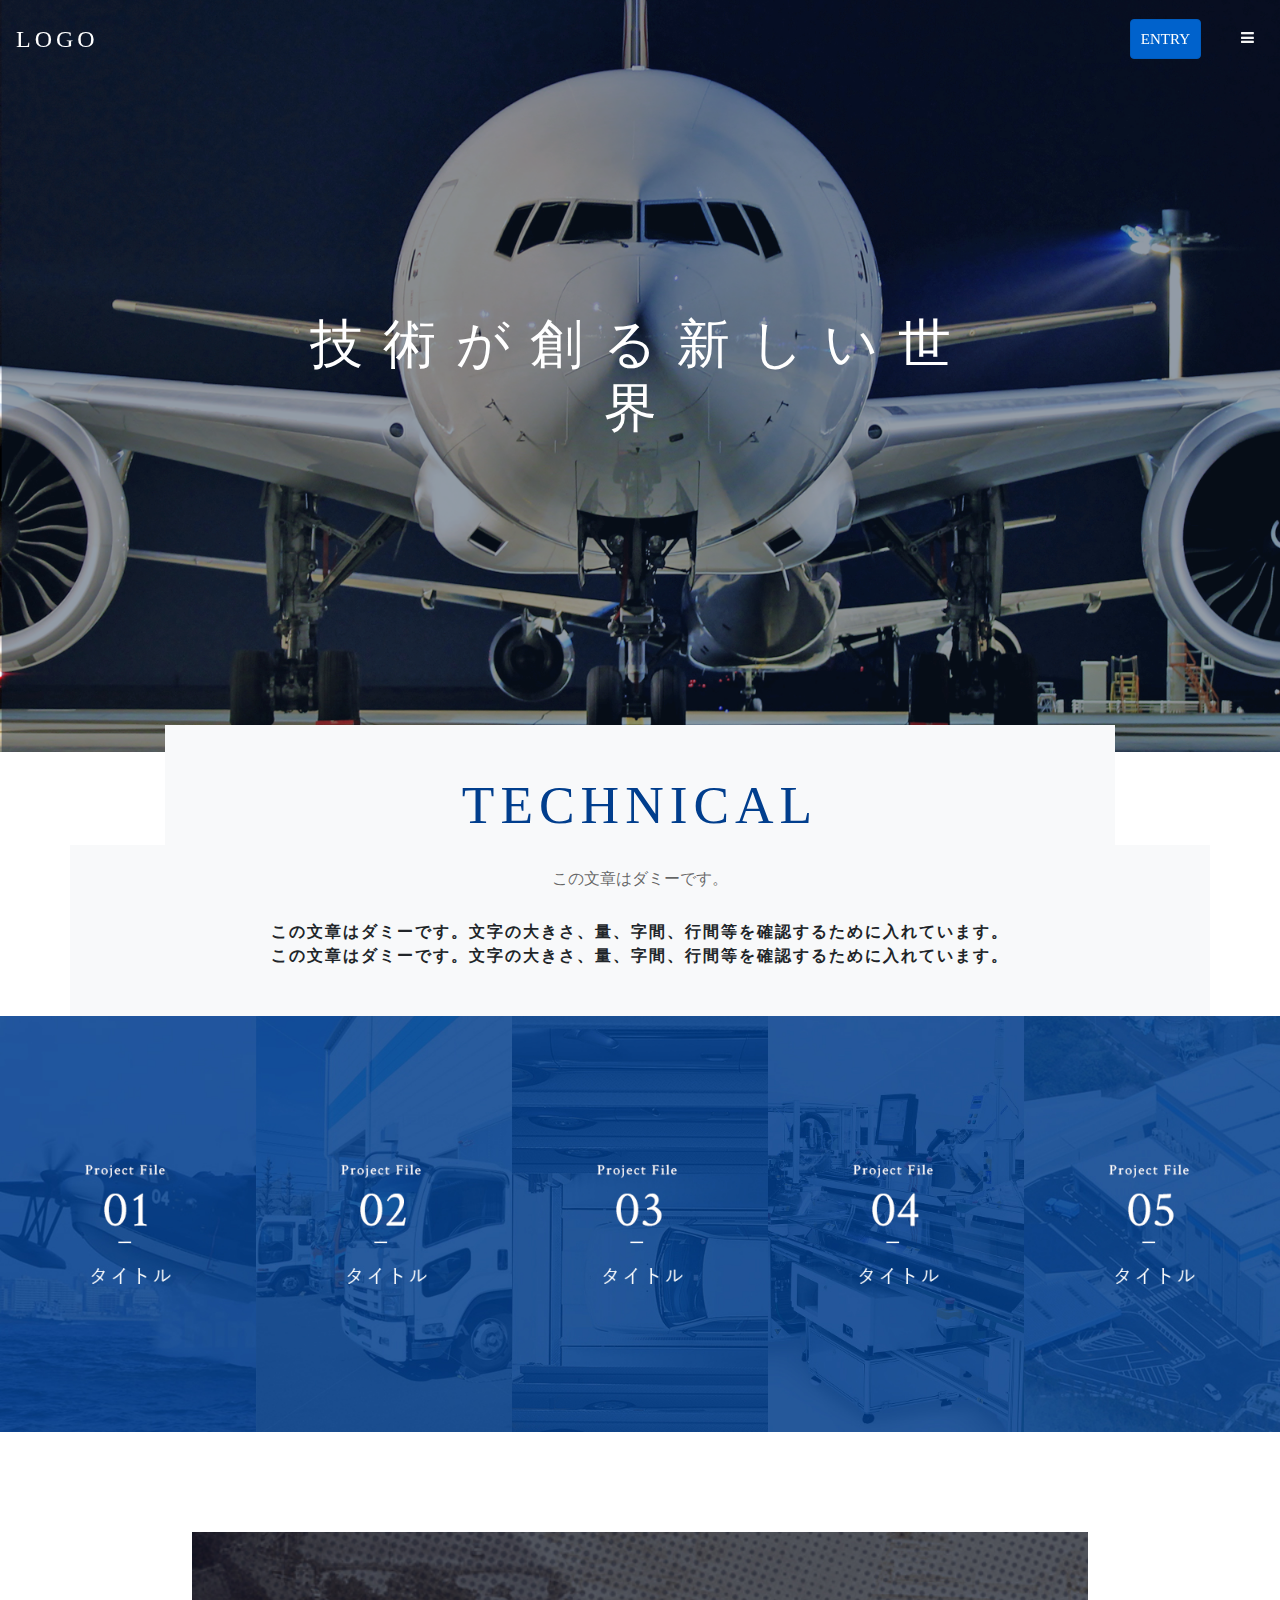
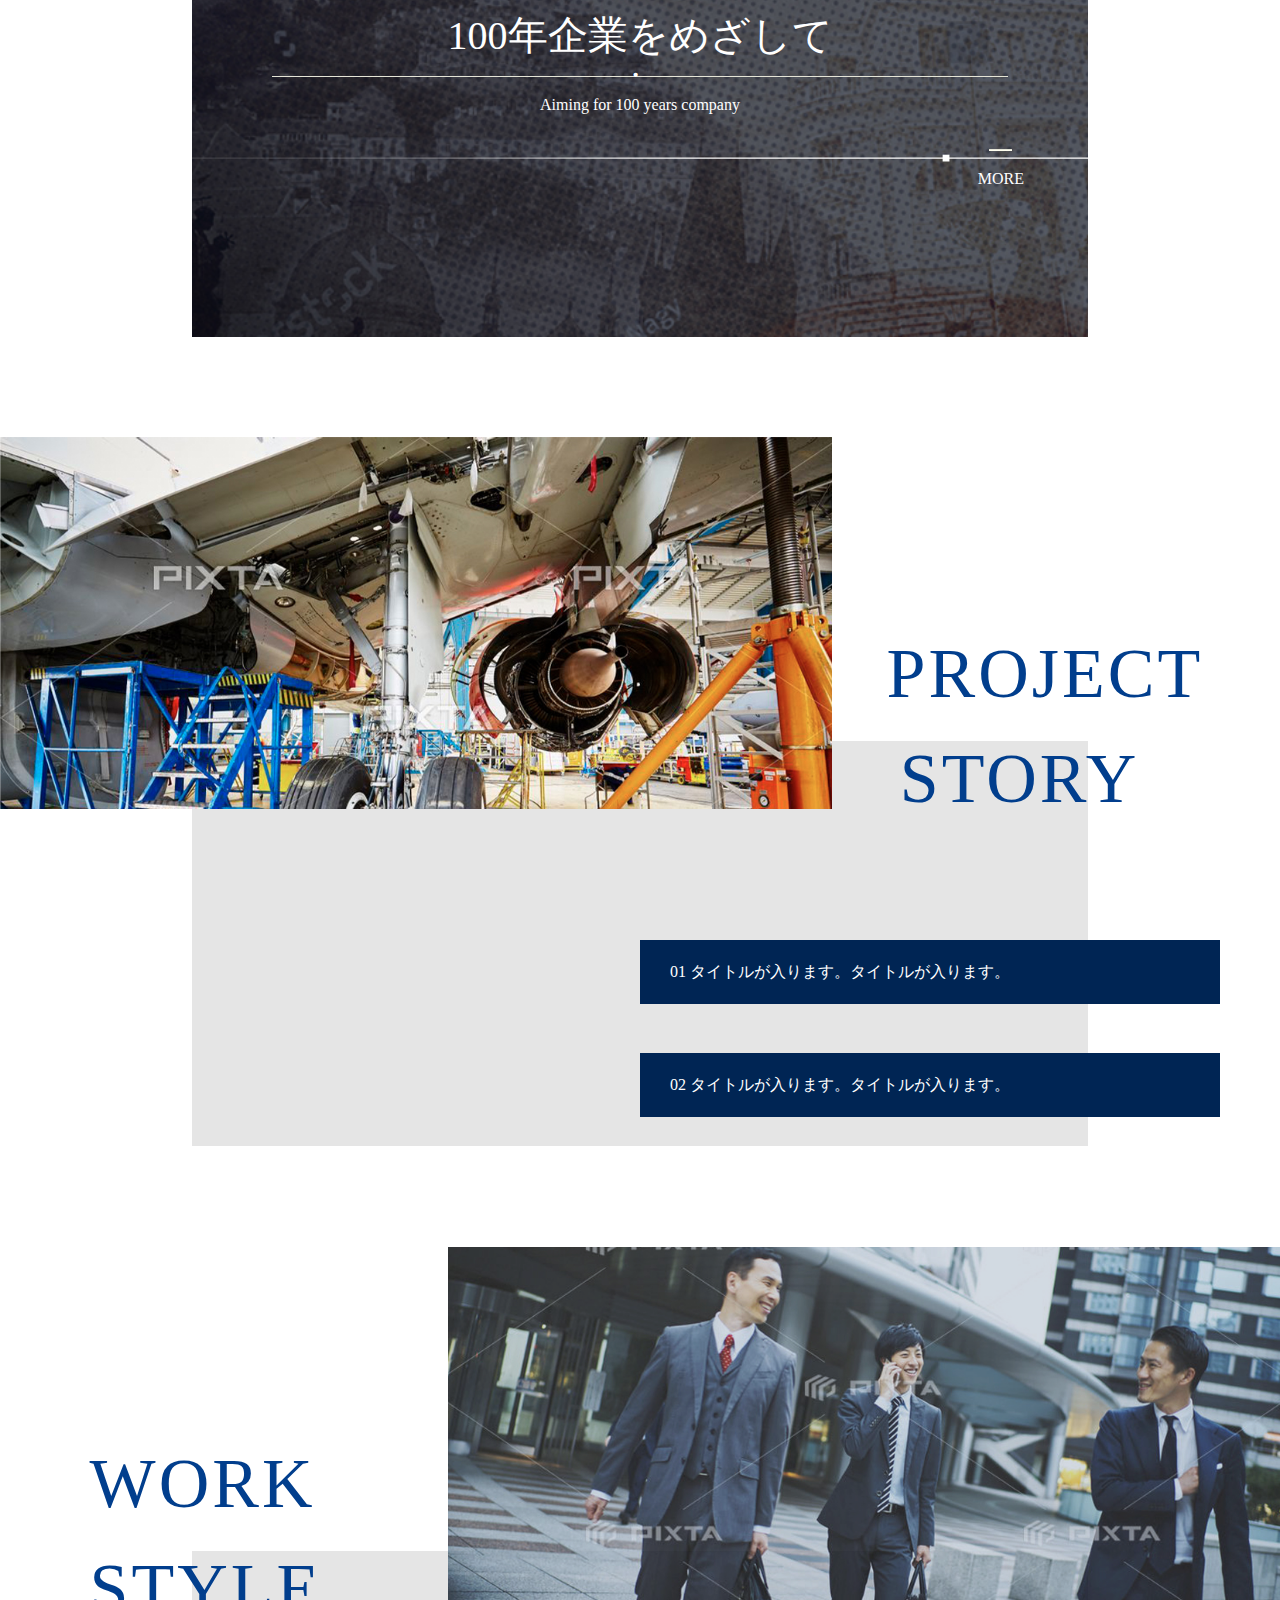
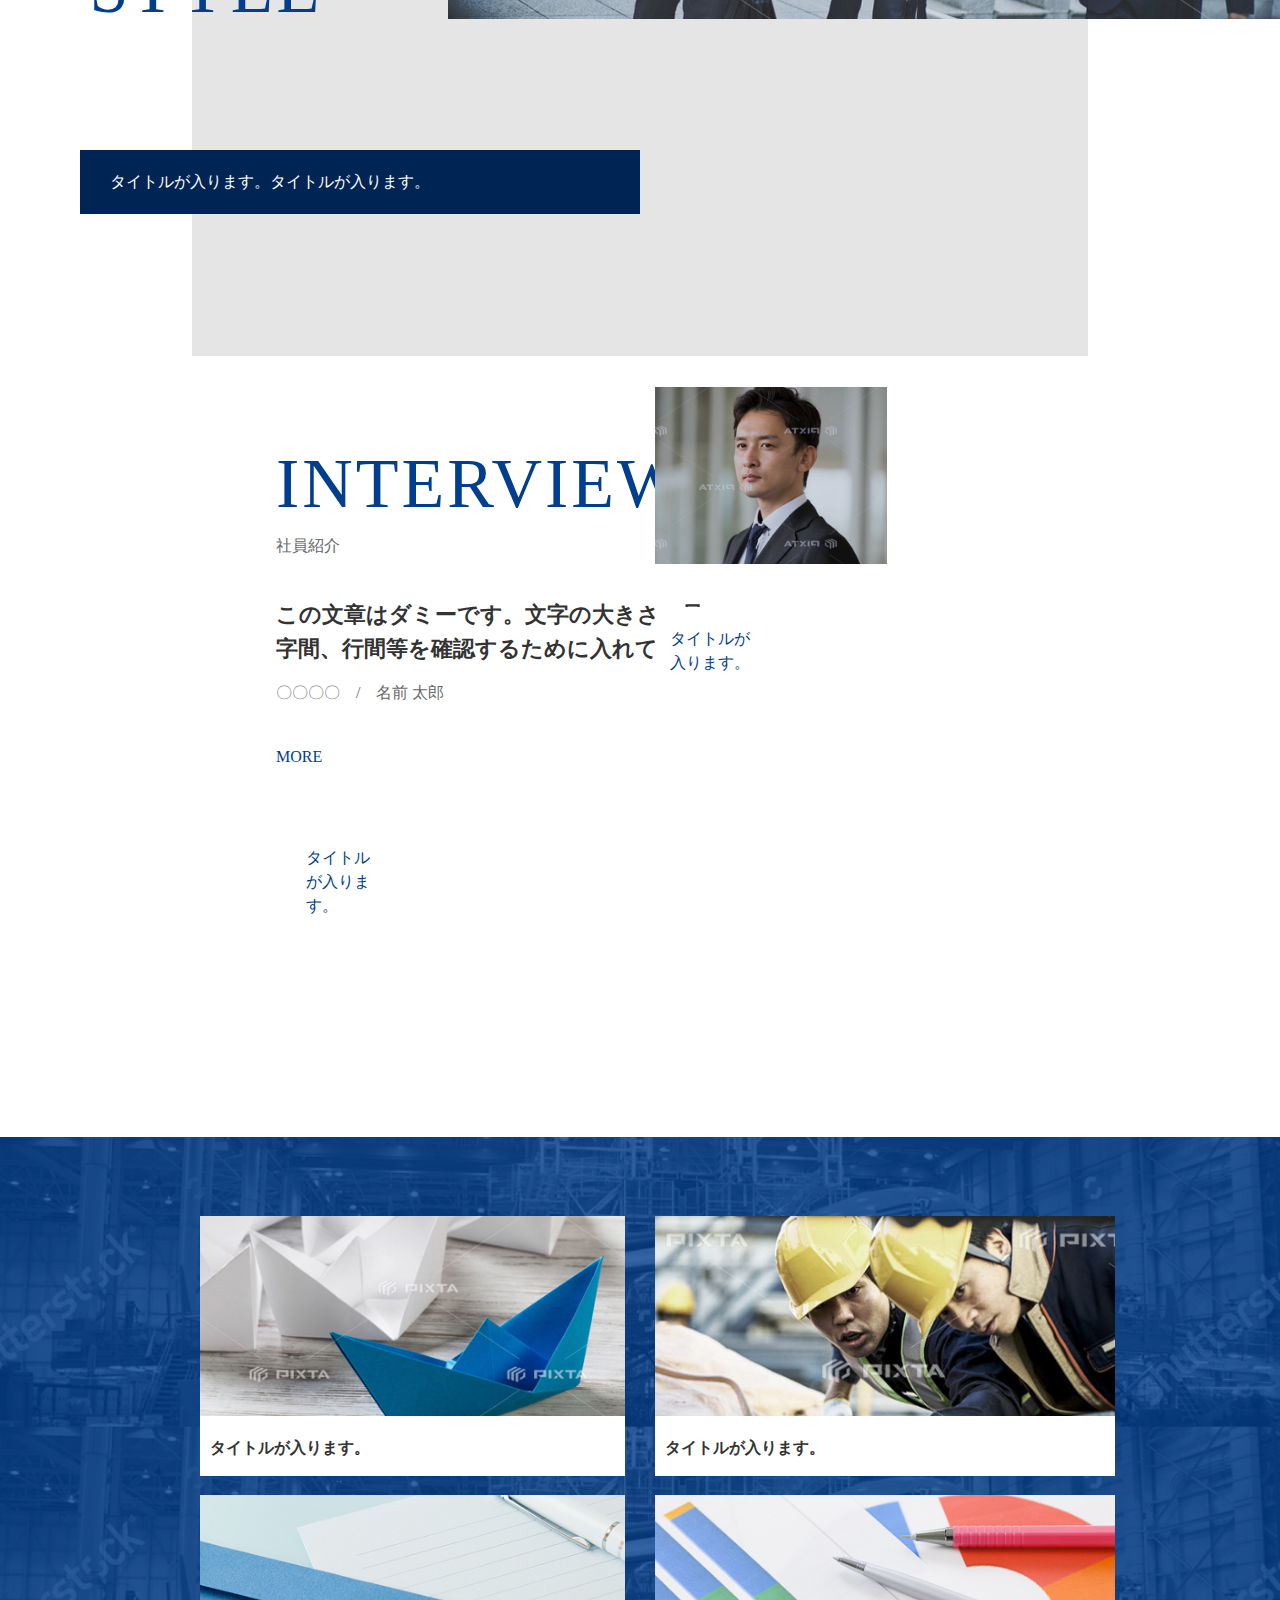
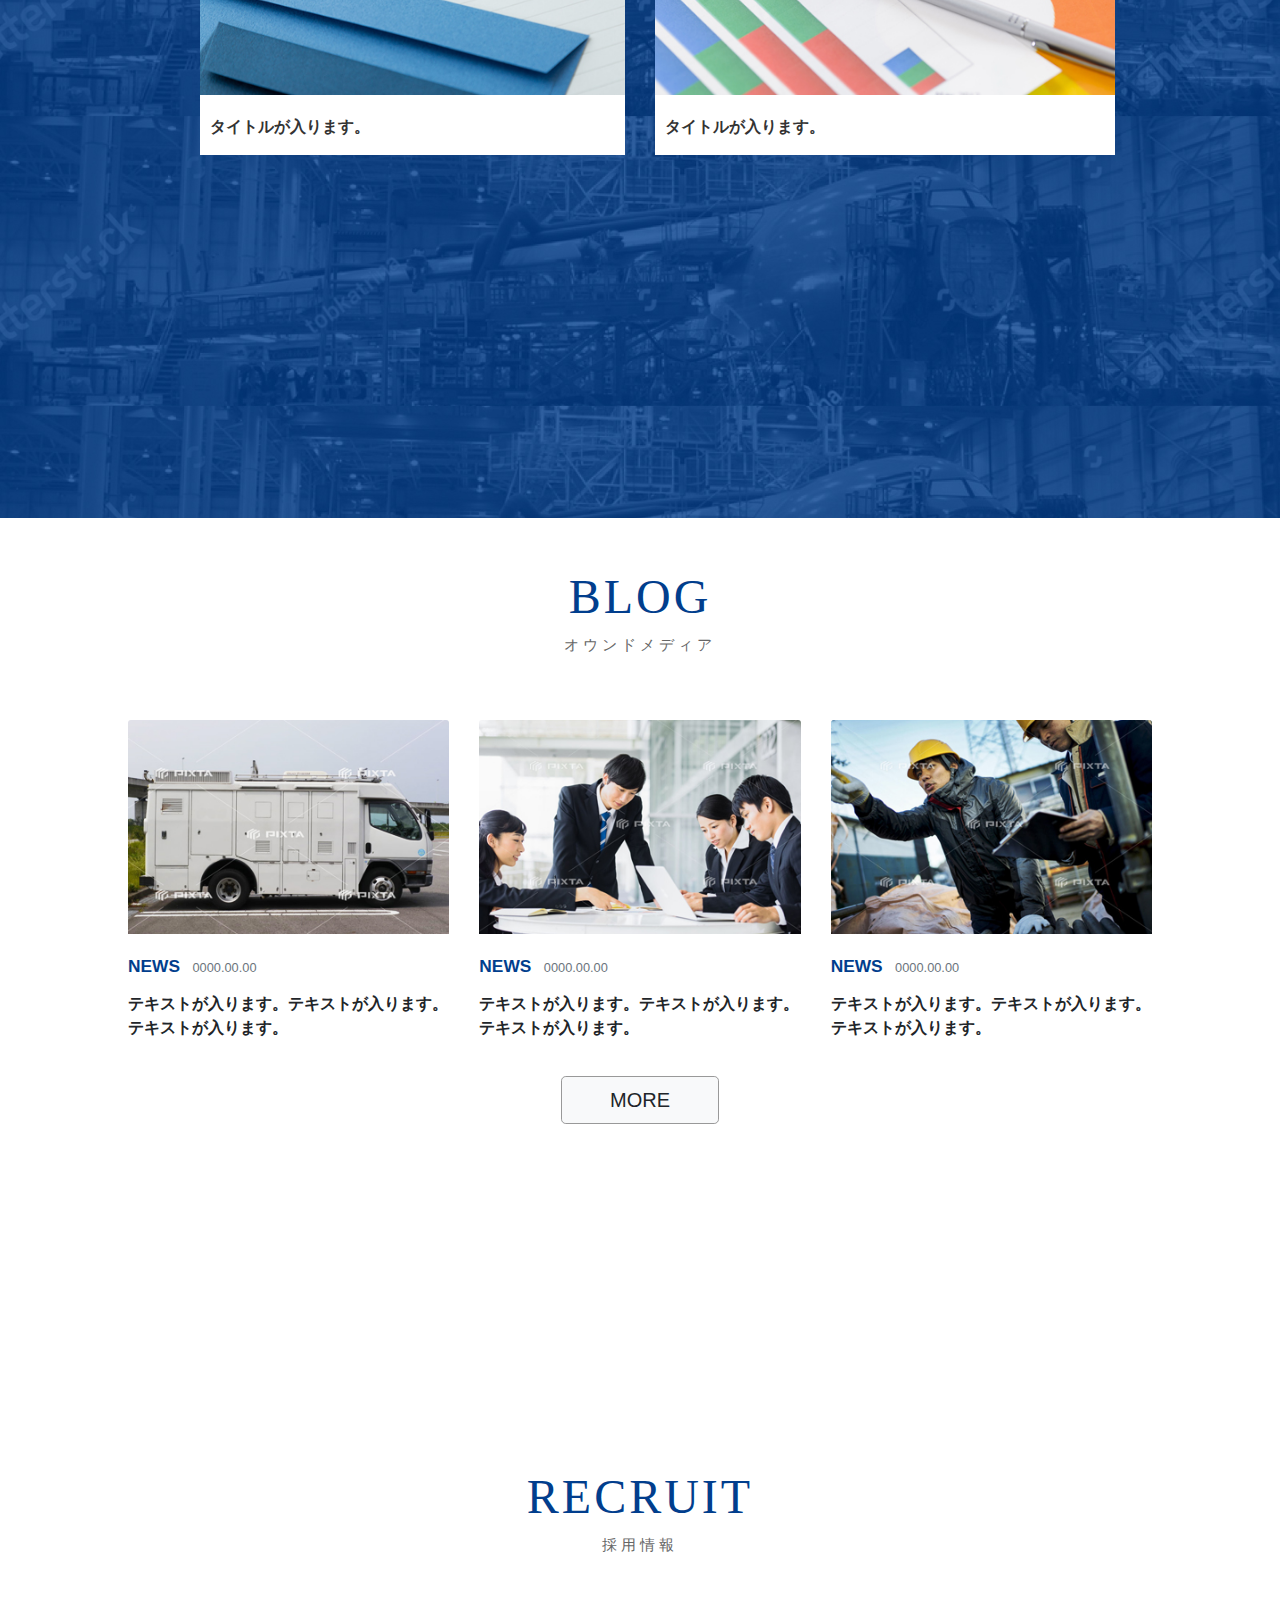
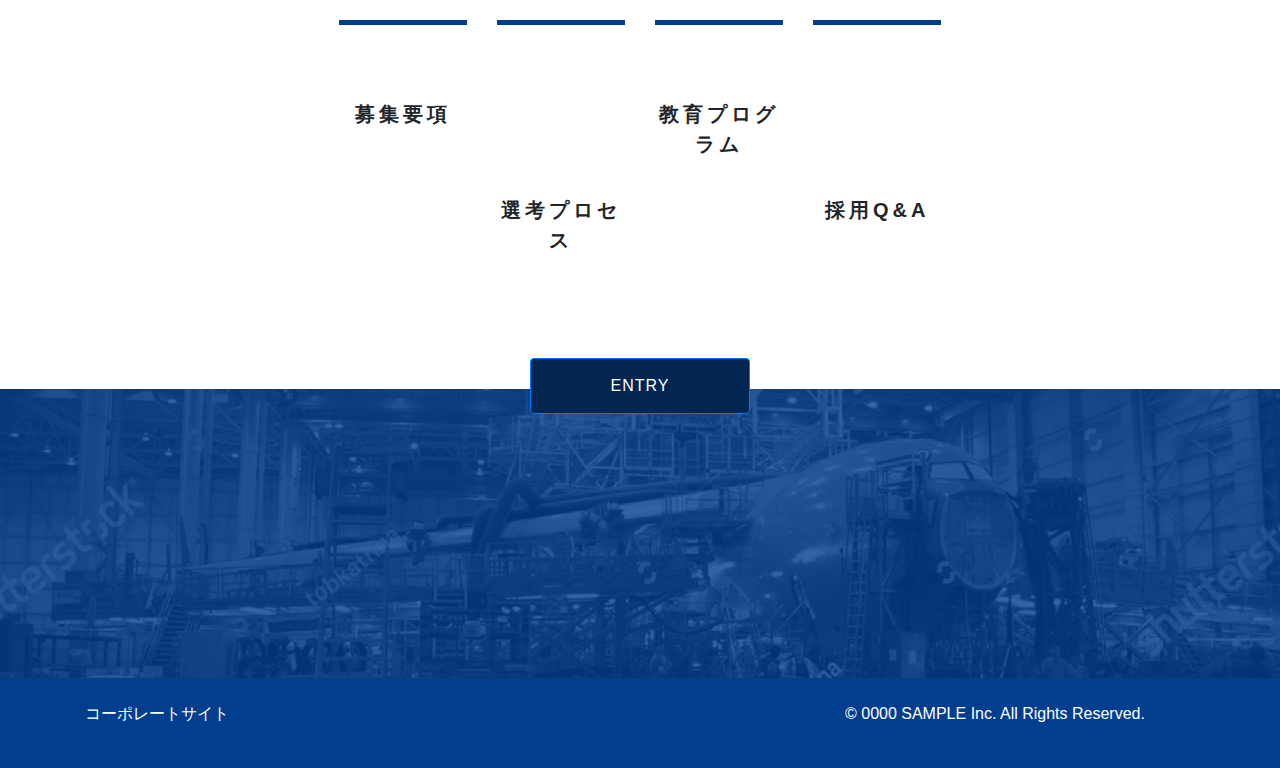
<file: index.html>
<!doctype html>
<html lang="en">

<head>
    <!-- Required meta tags -->
    <meta charset="utf-8">
    <meta name="viewport" content="width=device-width, initial-scale=1, shrink-to-fit=no">
    <meta name="tittle">
    <meta name="description">
    <meta name="keyword">

    <!-- Bootstrap CSS -->
    <link rel="stylesheet" href="https://stackpath.bootstrapcdn.com/bootstrap/4.5.2/css/bootstrap.min.css"
        integrity="sha384-JcKb8q3iqJ61gNV9KGb8thSsNjpSL0n8PARn9HuZOnIxN0hoP+VmmDGMN5t9UJ0Z" crossorigin="anonymous">

    <!--font-->
    <link rel="stylesheet" href="https://cdnjs.cloudflare.com/ajax/libs/font-awesome/4.7.0/css/font-awesome.min.css">

    <!-- icon -->
    <link rel="stylesheet" href="https://use.fontawesome.com/releases/v5.15.1/css/all.css"
        integrity="sha384-vp86vTRFVJgpjF9jiIGPEEqYqlDwgyBgEF109VFjmqGmIY/Y4HV4d3Gp2irVfcrp" crossorigin="anonymous">

    <!-- owl carousel -->
    <link rel="stylesheet"
        href="https://cdnjs.cloudflare.com/ajax/libs/OwlCarousel2/2.3.4/assets/owl.carousel.min.css" />
    <link rel="stylesheet" href="https://cdnjs.cloudflare.com/ajax/libs/OwlCarousel2/2.3.4/assets/owl.theme.default.css"
        crossorigin="anonymous" />

    <!-- Style CSS -->
    <link rel="stylesheet" href="style.css">

    <title>PT.PIN</title>
</head>

<body>
    <nav class="navbar navbar-expand-lg fixed-top py-3" style="background-color: rgba(17, 0, 255, 0);">
        <a class="navbar-brand" href="#"
            style="font-family: Montserrat Medium;color: white;font-size: 150%;letter-spacing: 4px;">LOGO</a>
        <div class="topnav ml-auto">
            <div class="row">
                <div class="col">
                    <a href="#home" class="btn btn-primary btn-md ml-auto active"
                        style="font-family: Roboto;color: white;">ENTRY</a>
                </div>
                <div class="col">
                    <div id="myLinks">
                        <a href="#news">News</a>
                        <a href="#contact">Contact</a>
                        <a href="#about">About</a>
                    </div>
                    <a class="active" href="javascript:void(0);" class="icon" onclick="#">
                        <i class="fa fa-bars"></i>
                    </a>
                </div>
            </div>
        </div>
    </nav>
    <section id="satu">
        <div class="pesawat">
            <div class="container">
                <div class="row justify-content-md-center" style="padding-top:5%;padding-bottom: 10%;">
                    <div class="col-lg-8 pt-5">
                        <h1 style="font-family: A1MinchoStd;color: white; font-size: 6ch;letter-spacing: 20px;">
                            <center>技術が創る新しい世界</center>
                        </h1>
                    </div>
                </div>
                <div class="row justify-content-md-center" style="padding-top: 15%;">
                    <div class="col col-lg-1">
                    </div>
                    <div class="col-lg-10 bg-light pt-5">
                        <h1
                            style="font-family: Crimson Text Roman; font-size: 6ch; color: #013e8d;letter-spacing: 6px;">
                            <center>TECHNICAL</center>
                        </h1>
                    </div>
                    <div class="col col-lg-1">
                    </div>
                </div>
            </div>
        </div>
        <div class="container">
            <div class="row justify-content-md-center">
                <div class="col-lg-12 bg-light pt-4 pb-5">
                    <h6 style="color: rgba(0, 0, 0, 0.600);font-family: YuGothic Medium;">
                        <center>この文章はダミーです。</center>
                    </h6><br>
                    <font style="font-family: YuGothic;font-size: 100%;letter-spacing: 2px;">
                        <center><b>
                                この文章はダミーです。文字の大きさ、量、字間、行間等を確認するために入れています。<br>
                                この文章はダミーです。文字の大きさ、量、字間、行間等を確認するために入れています。</b>
                        </center>
                    </font>
                </div>
            </div>
        </div>
    </section>
    <section id="dua">
        <div class="row">
            <th>
                <tr>
                    <a href="" class="grid">
                        <img src="img/grid1.jpg" class="img-fluid" alt="Responsive image">
                    </a>
                </tr>
                <tr>
                    <a href="" class="grid">
                        <img src="img/grid2.jpg" class="img-fluid" alt="Responsive image">
                    </a>
                </tr>
                <tr>
                    <a href="" class="grid">
                        <img src="img/grid3.jpg" class="img-fluid" alt="Responsive image">
                    </a>
                </tr>
                <tr>
                    <a href="" class="grid">
                        <img src="img/grid4.jpg" class="img-fluid" alt="Responsive image">
                    </a>
                </tr>
                <tr>
                    <a href="" class="grid">
                        <img src="img/grid5.jpg" class="img-fluid" alt="Responsive image">
                    </a>
                </tr>
            </th>
        </div>
    </section>
    <section class="sec3">
        <div class="content-3">
            <h1>100年企業をめざして</h1>
            <p class="absolute">.</p>
            <hr color="#fffff">
            <p>Aiming for 100 years company</p>
            <div class="right">
                <hr color="#fffff" width="50%" style="height: 1px;">
                <a href="#">MORE</a>
            </div>
        </div>
    </section>
    <section class="sec4">
        <div class="bg">
        </div>
        <img src="img/reza3.jpg">
        <h1>PROJECT</h1>
        <h1 class="bottom-header">STORY</h1>
        <p class="btn-modif">
            <span>01</span>
            <span class="para">タイトルが入ります。タイトルが入ります。</span>
            <span><i class="fas fa-long-arrow-alt-right"></i></span>
        </p>
        <p class="btn-modif2">
            <span>02</span>
            <span class="para">タイトルが入ります。タイトルが入ります。</span>
            <span><i class="fas fa-long-arrow-alt-right"></i></span>
        </p>
    </section>
    <section class="sec5">
        <div class="bg">
        </div>
        <img src="img/reza4.jpg">
        <h1>WORK</h1>
        <h1 class="bottom-header">STYLE</h1>
        <p class="btn-modif">
            <span class="para">タイトルが入ります。タイトルが入ります。</span>
            <span><i class="fas fa-long-arrow-alt-right"></i></span>
        </p>
    </section>
    <section class="sec6">
        <div class="bg_2">
            <div class="row top">
                <div class="col-6 m-left">
                    <h1>INTERVIEW</h1>
                    <p class="text1">社員紹介</p>
                    <p class="text2">この文章はダミーです。文字の大きさ、量、</p>
                    <p class="text3">字間、行間等を確認するために入れています。</p>
                    <p class="text1">〇〇〇〇　/　名前 太郎</p>
                    <a href="#" class="href-animation">MORE</a>
                    <p class="btn-modif3">
                        <span class="para2">タイトルが入ります。</span>
                        <span><i class="fas fa-arrow-right"></i></span>
                    </p>
                </div>
                <div class="col-4 col-next">
                    <div>
                        <img src="img/reza5.jpg">
                    </div>
                    <p class="btn-modif4">
                        <span class="para2">タイトルが入ります。</span>
                        <span><i class="fas fa-arrow-right"></i></span>
                    </p>
                </div>
            </div>
        </div>
    </section>
    <section class="sec7">
        <div class="row">
            <div class="col-6 m-top">
                <div class="rows-modif m-right">
                    <div class="square">
                        <div class="cards-box">
                            <img src="img/reza7.jpg">
                            <div class="card-head">
                                <p><span class="para3">タイトルが入ります。</span> <a href="#"><i
                                            class="fas fa-arrow-right"></i></a></p>
                            </div>
                        </div>
                    </div>
                </div>
            </div>
            <div class="col-6 m-top">
                <div class="rows-modif">
                    <div class="square">
                        <div class="cards-box">
                            <img src="img/reza8.jpg">
                            <div class="card-head">
                                <p><span class="para4">タイトルが入ります。</span> <a href="#"><i
                                            class="fas fa-arrow-right"></i></a></p>
                            </div>
                        </div>
                    </div>
                </div>
            </div>
        </div>

        <div class="row">
            <div class="col-6 m-top2">
                <div class="rows-modif m-right">
                    <div class="square">
                        <div class="cards-box">
                            <img src="img/reza9.jpg">
                            <div class="card-head">
                                <p><span class="para3">タイトルが入ります。</span> <a href="#"><i
                                            class="fas fa-arrow-right"></i></a></p>
                            </div>
                        </div>
                    </div>
                </div>
            </div>
            <div class="col-6 m-top2">
                <div class="rows-modif">
                    <div class="square">
                        <div class="cards-box">
                            <img src="img/reza10.jpg">
                            <div class="card-head">
                                <p><span class="para4">タイトルが入ります。</span> <a href="#"><i
                                            class="fas fa-arrow-right"></i></a></p>
                            </div>
                        </div>
                    </div>
                </div>
            </div>
        </div>
    </section>
    <section class="sec8">
        <h1>BLOG</h1>
        <p class="para5">オウンドメディア</p>

        <div class="container-deck">
            <div class="card-deck">
                <div class="card">
                    <img class="card-img-top" src="img/reza11.jpg" alt="Card image cap">
                    <div class="card-body pl-0 pr-0">
                        <div class="card-title"><span class="label-news">NEWS</span> <small
                                class="text-muted pl-2">0000.00.00</small></div>
                        <p class="card-text"><b>テキストが入ります。テキストが入ります。テキストが入ります。</b></p>
                    </div>
                </div>
                <div class="card">
                    <img class="card-img-top" src="img/reza12.jpg" alt="Card image cap">
                    <div class="card-body pl-0 pr-0">
                        <div class="card-title"><span class="label-news">NEWS</span> <small
                                class="text-muted pl-2">0000.00.00</small></div>
                        <p class="card-text"><b>テキストが入ります。テキストが入ります。テキストが入ります。</b></p>
                    </div>
                </div>
                <div class="card">
                    <img class="card-img-top" src="img/reza13.jpg" alt="Card image cap">
                    <div class="card-body pl-0 pr-0">
                        <div class="card-title"><span class="label-news">NEWS</span> <small
                                class="text-muted pl-2">0000.00.00</small></div>
                        <p class="card-text"><b>テキストが入ります。テキストが入ります。テキストが入ります。</b></p>
                    </div>
                </div>
            </div>
        </div>

        <center><button type="button" class="btn btn-light btn-lg btn-square btn-modif5 mt-3 pr-5 pl-5">MORE</button>
        </center>
    </section>
    <section class="sec9">
        <h1>RECRUIT</h1>
        <p class="para6">採用情報</p>
        <img src="img/reza14.jpg" class="img-footer">
        <div class="container-deck">
            <div class="card-deck">
                <div class="card pt-5">
                    <center>
                        <i class="fas fa-clipboard-check fa-4x fa-blue"></i>
                        <p class="card-text card-mp">募集要項</p>
                    </center>
                </div>
                <div class="card pt-5">
                    <center>
                        <i class="fas fa-cogs fa-4x fa-blue"></i>
                        <p class="card-text card-mp">選考プロセス</p>
                    </center>
                </div>
                <div class="card pt-5">
                    <center>
                        <i class="fas fa-chart-line fa-4x fa-blue"></i>
                        <p class="card-text card-mp">教育プログラム</p>
                    </center>
                </div>
                <div class="card pt-5">
                    <center>
                        <i class="far fa-question-circle fa-4x fa-blue"></i>
                        <p class="card-text card-mp">採用Q&A</p>
                    </center>
                </div>
            </div>
        </div>

        <div class="abs-btn">
            <button type="button" class="btn btn-primary btn-square btn-footer">ENTRY</button>
        </div>
    </section>

    <!-- footer -->
    <div class="footer border-0">
        <div class="container">
            <div class="row pt-4">
                <div class="col-6">
                    コーポレートサイト
                </div>
                <div class="col-4 ml-auto">
                    &copy; 0000 SAMPLE Inc. All Rights Reserved.
                </div>
            </div>
        </div>
    </div>

    <!-- Optional JavaScript -->
    <script>
        function myFunction() {
            var x = document.getElementById("myLinks");
            if (x.style.display === "block") {
                x.style.display = "none";
            } else {
                x.style.display = "block";
            }
        }
    </script>
    <!-- jQuery first, then Popper.js, then Bootstrap JS -->
    <script src="https://code.jquery.com/jquery-3.5.1.slim.min.js"
        integrity="sha384-DfXdz2htPH0lsSSs5nCTpuj/zy4C+OGpamoFVy38MVBnE+IbbVYUew+OrCXaRkfj" crossorigin="anonymous">
    </script>
    <script src="https://cdn.jsdelivr.net/npm/popper.js@1.16.1/dist/umd/popper.min.js"
        integrity="sha384-9/reFTGAW83EW2RDu2S0VKaIzap3H66lZH81PoYlFhbGU+6BZp6G7niu735Sk7lN" crossorigin="anonymous">
    </script>
    <script src="https://stackpath.bootstrapcdn.com/bootstrap/4.5.2/js/bootstrap.min.js"
        integrity="sha384-B4gt1jrGC7Jh4AgTPSdUtOBvfO8shuf57BaghqFfPlYxofvL8/KUEfYiJOMMV+rV" crossorigin="anonymous">
    </script>
    <script src="https://cdnjs.cloudflare.com/ajax/libs/OwlCarousel2/2.3.4/owl.carousel.min.js"></script>
    <script src="script.js"></script>
</body>

</html>
</file>
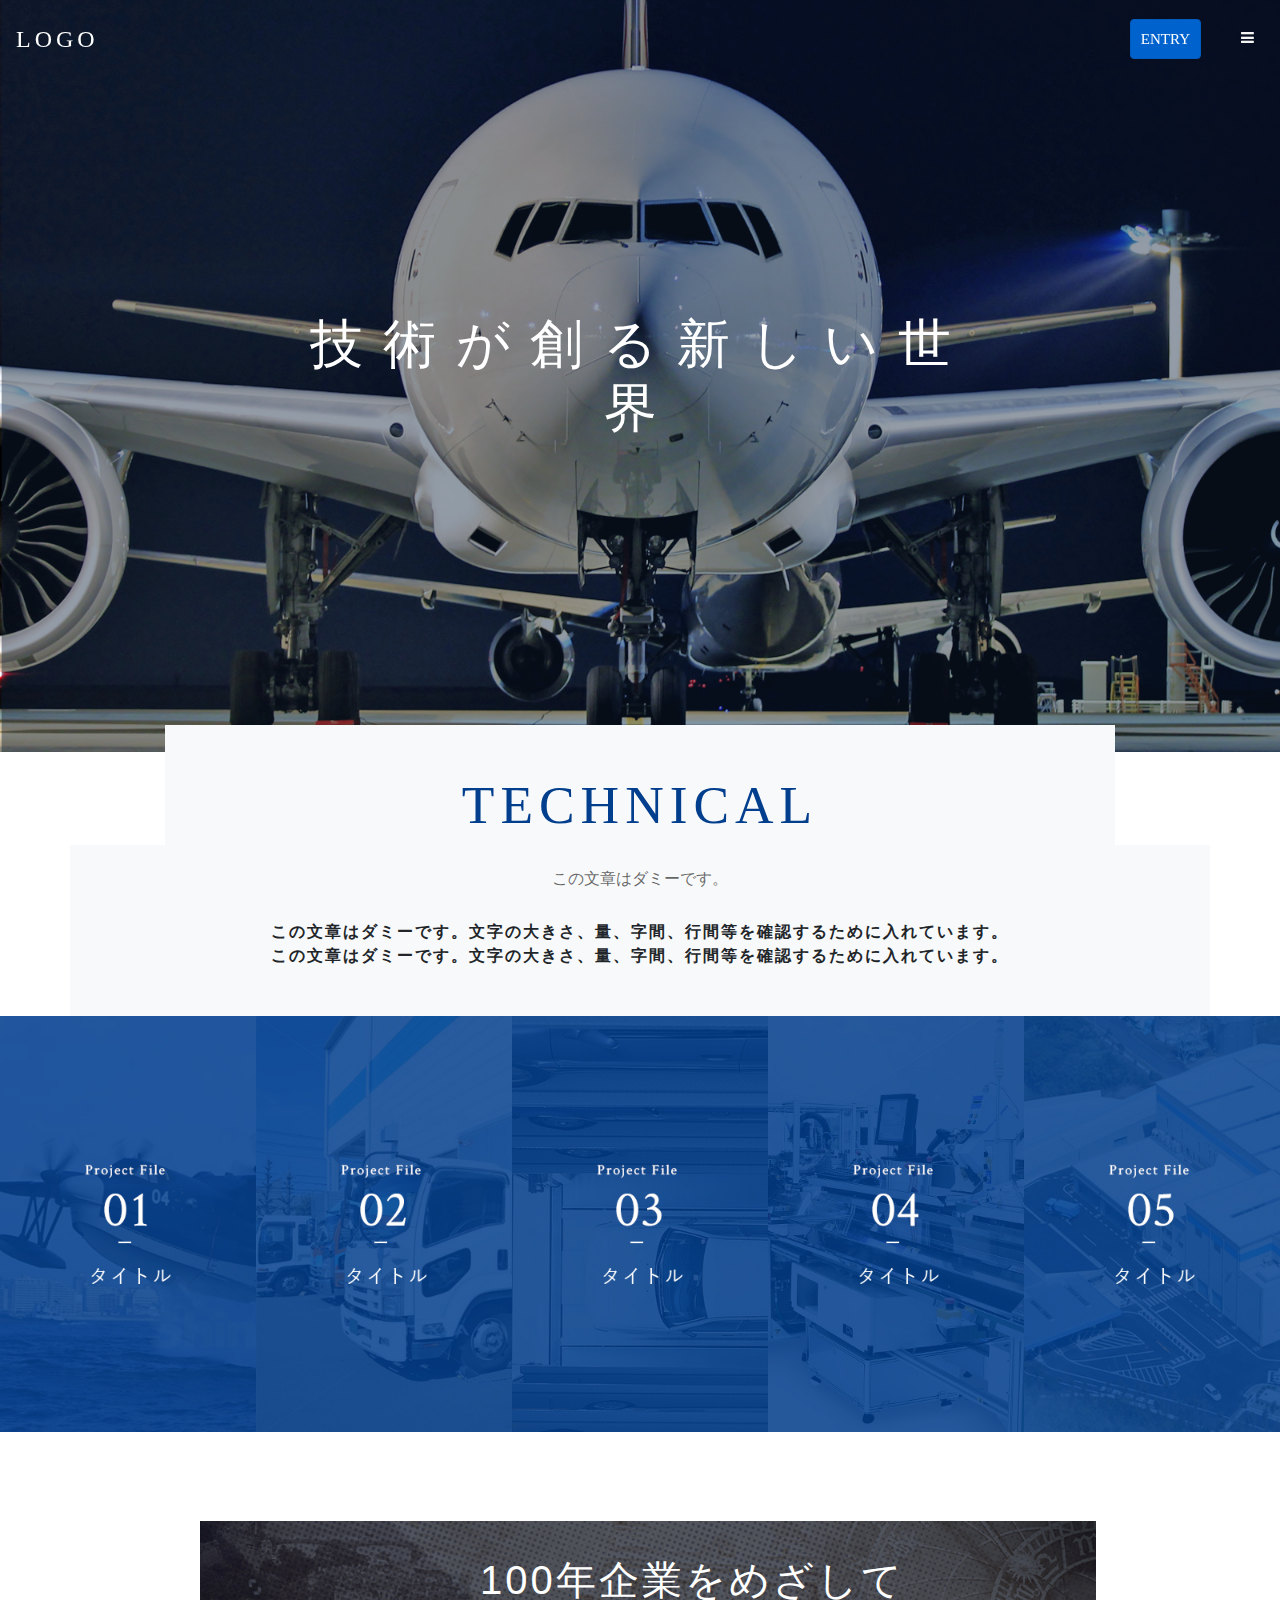
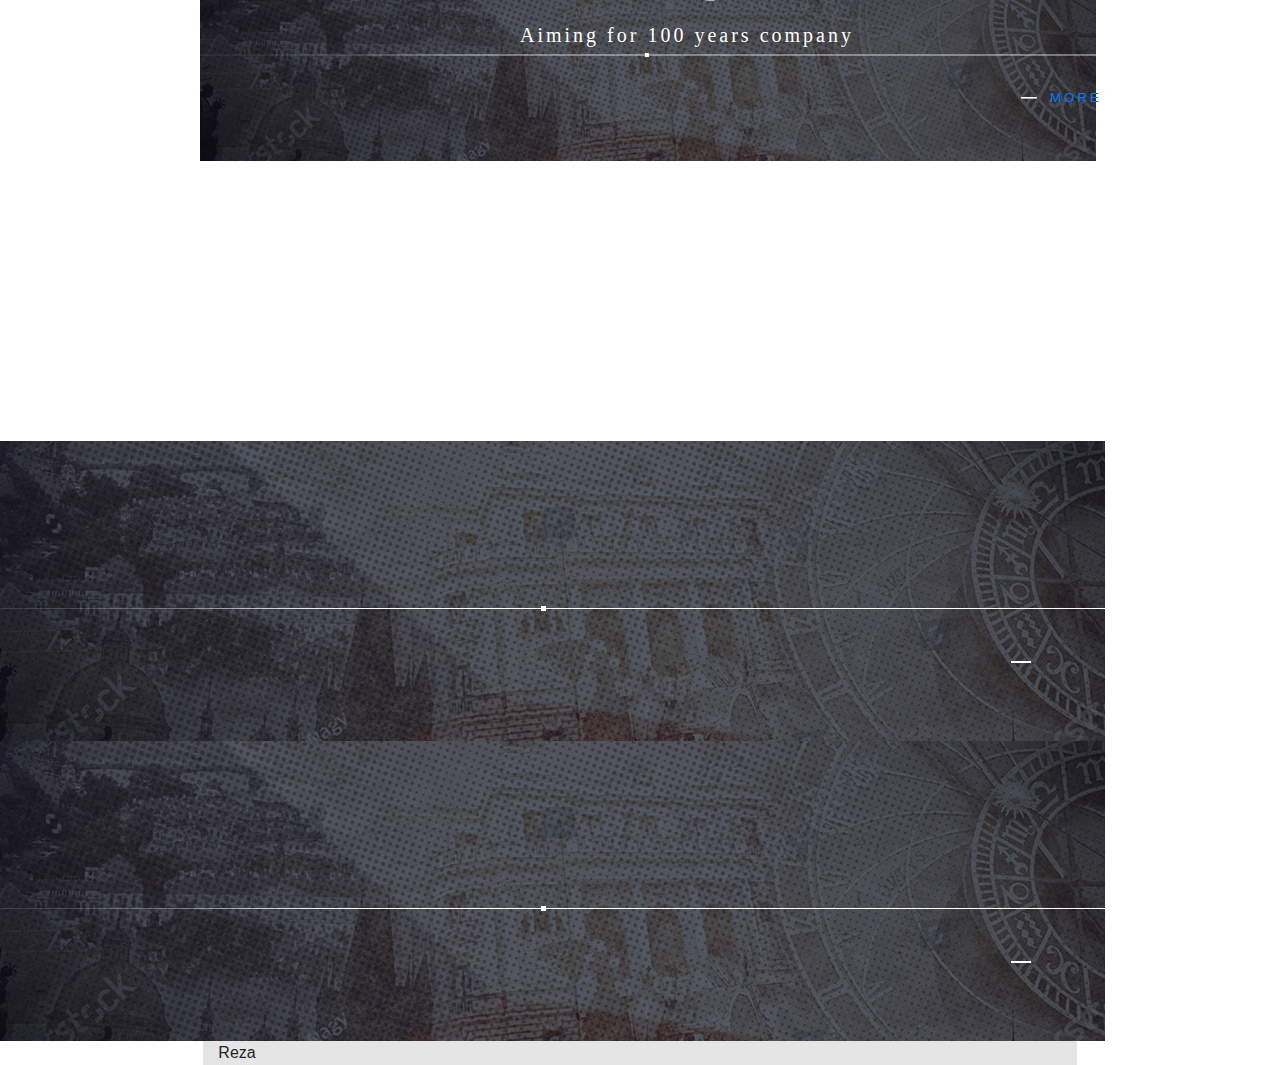
<file: PT.PIN/index.html>
<!doctype html>
<html lang="en">

<head>
    <!-- Required meta tags -->
    <meta charset="utf-8">
    <meta name="viewport" content="width=device-width, initial-scale=1, shrink-to-fit=no">
    <meta name="tittle">
    <meta name="description">
    <meta name="keyword">

    <!-- Bootstrap CSS -->
    <link rel="stylesheet" href="https://stackpath.bootstrapcdn.com/bootstrap/4.5.2/css/bootstrap.min.css"
        integrity="sha384-JcKb8q3iqJ61gNV9KGb8thSsNjpSL0n8PARn9HuZOnIxN0hoP+VmmDGMN5t9UJ0Z" crossorigin="anonymous">
    <link rel="stylesheet" href="https://cdnjs.cloudflare.com/ajax/libs/font-awesome/4.7.0/css/font-awesome.min.css">
    <link rel="stylesheet" href="style.css">

    <title>PT.PIN</title>
</head>

<body>
    <nav class="navbar navbar-expand-lg fixed-top py-3" style="background-color: rgba(17, 0, 255, 0);">
        <a class="navbar-brand" href="#"
            style="font-family: Montserrat Medium;color: white;font-size: 150%;letter-spacing: 4px;">LOGO</a>
        <div class="topnav ml-auto">
            <div class="row">
                <div class="col">
                    <a href="#home" class="btn btn-primary btn-md ml-auto active"
                        style="font-family: Roboto;color: white;">ENTRY</a>
                </div>
                <div class="col">
                    <div id="myLinks">
                        <a href="#news">News</a>
                        <a href="#contact">Contact</a>
                        <a href="#about">About</a>
                    </div>
                    <a class="active" href="javascript:void(0);" class="icon" onclick="myFunction()">
                        <i class="fa fa-bars"></i>
                    </a>
                </div>
            </div>
        </div>
    </nav>
    <section id="satu">
        <div class="pesawat">
            <div class="container">
                <div class="row justify-content-md-center" style="padding-top:5%;padding-bottom: 10%;">
                    <div class="col-lg-8 pt-5">
                        <h1 style="font-family: A1MinchoStd;color: white; font-size: 6ch;letter-spacing: 20px;">
                            <center>技術が創る新しい世界</center>
                        </h1>
                    </div>
                </div>
                <div class="row justify-content-md-center" style="padding-top: 15%;">
                    <div class="col col-lg-1">
                    </div>
                    <div class="col-lg-10 bg-light pt-5">
                        <h1
                            style="font-family: Crimson Text Roman; font-size: 6ch; color: #013e8d;letter-spacing: 6px;">
                            <center>TECHNICAL</center>
                        </h1>
                    </div>
                    <div class="col col-lg-1">
                    </div>
                </div>
            </div>
        </div>
        <div class="container">
            <div class="row justify-content-md-center">
                <div class="col-lg-12 bg-light pt-4 pb-5">
                    <h6 style="color: rgba(0, 0, 0, 0.600);font-family: YuGothic Medium;">
                        <center>この文章はダミーです。</center>
                    </h6><br>
                    <font style="font-family: YuGothic;font-size: 100%;letter-spacing: 2px;">
                        <center><b>
                                この文章はダミーです。文字の大きさ、量、字間、行間等を確認するために入れています。<br>
                                この文章はダミーです。文字の大きさ、量、字間、行間等を確認するために入れています。</b>
                        </center>
                    </font>
                </div>
            </div>
        </div>
    </section>
    <section id="dua">
        <div class="row">
            <th>
                <tr>
                    <a href="" class="grid">
                        <img src="img/grid1.jpg" class="img-fluid" alt="Responsive image">
                    </a>
                </tr>
                <tr>
                    <a href="" class="grid">
                        <img src="img/grid2.jpg" class="img-fluid" alt="Responsive image">
                    </a>
                </tr>
                <tr>
                    <a href="" class="grid">
                        <img src="img/grid3.jpg" class="img-fluid" alt="Responsive image">
                    </a>
                </tr>
                <tr>
                    <a href="" class="grid">
                        <img src="img/grid4.jpg" class="img-fluid" alt="Responsive image">
                    </a>
                </tr>
                <tr>
                    <a href="" class="grid">
                        <img src="img/grid5.jpg" class="img-fluid" alt="Responsive image">
                    </a>
                </tr>
            </th>
        </div>
    </section>
    <section id="tiga">
        <div class="banner">
            <div class="content1">
                <img src="img/banner.jpg">
                <p>100年企業をめざして</p>
                <font>Aiming for 100 years company</font>
                <h3><a href="#">MORE</a></h3>
            </div>
        </div>
    </section>
    <section id="empat">
        <div class="py-5 my-5"></div>
    </section>
    <section id="lima">
        <div class="row">
            <div class="float-left"><img src="img/banner.jpg"></div><br>
            <div class="float-right"><img src="img/banner.jpg"></div><br>
            <div class="col-2"></div>
            <div class="col-8" style="background-color: #e5e5e5;">Reza</div>
            <div class="col-2"></div>
        </div>
    </section>
    <section id="enam"></section>
    <section id="tujuh"></section>
    <section id="delapan"></section>
    <section id="sembilan"></section>
    <section id="sepuluh"></section>


    <!-- Optional JavaScript -->
    <script>
        function myFunction() {
            var x = document.getElementById("myLinks");
            if (x.style.display === "block") {
                x.style.display = "none";
            } else {
                x.style.display = "block";
            }
        }
    </script>
    <!-- jQuery first, then Popper.js, then Bootstrap JS -->
    <script src="https://code.jquery.com/jquery-3.5.1.slim.min.js"
        integrity="sha384-DfXdz2htPH0lsSSs5nCTpuj/zy4C+OGpamoFVy38MVBnE+IbbVYUew+OrCXaRkfj" crossorigin="anonymous">
    </script>
    <script src="https://cdn.jsdelivr.net/npm/popper.js@1.16.1/dist/umd/popper.min.js"
        integrity="sha384-9/reFTGAW83EW2RDu2S0VKaIzap3H66lZH81PoYlFhbGU+6BZp6G7niu735Sk7lN" crossorigin="anonymous">
    </script>
    <script src="https://stackpath.bootstrapcdn.com/bootstrap/4.5.2/js/bootstrap.min.js"
        integrity="sha384-B4gt1jrGC7Jh4AgTPSdUtOBvfO8shuf57BaghqFfPlYxofvL8/KUEfYiJOMMV+rV" crossorigin="anonymous">
    </script>
</body>

</html>
</file>
<file: style.css>
.topnav {
    overflow: hidden;
    position: relative;
}

.topnav #myLinks {
    display: none;
}

.topnav a {
    color: whitesmoke;
    padding: 8px 10px;
    text-decoration: none;
    font-size: 15px;
    display: block;
}

.topnav a.icon {
    background: black;
    display: block;
    position: absolute;
    right: 0;
    top: 0;
}

.topnav a:hover {
    background-color: #ddd;
    color: black;
}

.active {
    color: white;
}

#satu .pesawat {
    background-image: url(img/reza1.png);
    Padding-top: 13rem;
    background-repeat: no-repeat;
    background-attachment: scroll;
    background-size: 100%;
    background-color: white;
}

#dua .row {
    margin: 0 !important;
}

#dua .grid {
    width: 20% !important;
}

#tiga {
    padding: 3% 0;
}

.banner {
    background-color: white;
}

.banner .content1 img {
    width: 70%;
    margin: 50px 200px 50px 200px;
    position: relative;
    z-index: 1;
    top: 0px;
}

.banner .content1 p {
    color: white;
    font-family: 'Gothic A1', sans-serif;
    font-size: 30pt;
    position: absolute;
    letter-spacing: 3px;
    top: 1550px;
    left: 480px;
    z-index: 2;

}

.banner .content1 font {
    color: white;
    font-family: 'Crimson Text', serif;
    font-size: 15pt;
    position: absolute;
    top: 1620px;
    left: 520px;
    letter-spacing: 3px;
    z-index: 3;
}

.banner .content1 h2 {
    color: white;
    font-size: 10pt;
    position: absolute;
    top: 1670px;
    left: 1050px;
    letter-spacing: 3px;
    z-index: 3;
}

.banner .content1 h3 {
    color: white;
    font-size: 10pt;
    position: absolute;
    top: 1690px;
    left: 1050px;
    letter-spacing: 3px;
    z-index: 3;
}

/*sec 3*/
.sec3{
    font-family: 'Crimson Text', serif;
    margin-top: 100px;
    margin-bottom: 100px;
    position: relative;
    justify-items: center;
    align-self: center;
    height: 45vh;
}

.absolute{
    position: absolute;
    z-index: 2;
    font-size: 35px;
    margin-top: -28px;
    right: 50%;
}

.sec3 .content-3{
    padding: 5rem;
    justify-content: center;
    text-align: center;
    align-items: center;
    height: 100%;
    width: 70%;
    margin: 2em auto;
    background: url("img/banner.jpg");
    background-size: cover;
    color: #ffffff;
    cursor: pointer;
    transition: all 0.4s ease-in-out;
}

.right{
    position: absolute;
    right: 20%;
    z-index: 2;
}

.right a{
    text-decoration: none;
    color: #ffffff;
}

/*bagian 4*/

.sec4{
    font-family: 'Crimson Text', serif;
    margin-top: 100px;
    position: relative;
    justify-items: center;
    align-self: center;
    height: 90vh;
}

.bg {
    position: absolute;
    top:25%;
    left: 0;
    bottom: 0;
    right: 0;
    justify-content: center;
    align-self: center;
    height: 50%;
    width: 70%;
    margin: 2em auto;
    background: #e5e5e5;
    z-index: 1;
}

.sec4 img {
    position: absolute;
    z-index: 2;
    width: 65%;
    transition: all 0.4s ease-in-out;
}

.sec4 h1 {
    letter-spacing: 3px;
    font-size: 70px;
    top: 24%;
    right: 6%;
    color: #013e8d;
    position: absolute;
    z-index: 3;
}

h1.bottom-header {
    letter-spacing: 3px;
    font-size: 70px;
    top: 37%;
    right: 11%;
    color: #013e8d;
    position: absolute;
    z-index: 3;
}

.sec4 .btn-modif {
    background: #002554;
    position: absolute;
    top: 62%;
    left: 50%;
    color: #ffffff;
    z-index: 4;
    padding: 20px 30px;
    transition: all 0.4s ease-in-out;
    cursor: pointer;
}

.sec4 .btn-modif:hover {
    background: #073672;
}

.para {
    padding-right: 180px;
}

.sec4 .btn-modif2 {
    background: #002554;
    position: absolute;
    top: 76%;
    left: 50%;
    color: #ffffff;
    z-index: 4;
    padding: 20px 30px;
    transition: all 0.4s ease-in-out;
    cursor: pointer;
}

.sec4 .btn-modif2:hover {
    background: #073672;
}

/*bagian 5*/
.sec5 {
    font-family: 'Crimson Text', serif;
    position: relative;
    justify-items: center;
    align-self: center;
    height: 90vh;
}

.sec5 img {
    position: absolute;
    z-index: 2;
    width: 65%;
    right: 0;
    transition: all 0.4s ease-in-out;
    opacity: 0.85;
}

.sec5 h1{
    letter-spacing: 3px;
    font-size: 70px;
    top: 24%;
    left: 7%;
    color: #013e8d;
    position: absolute;
    z-index: 3;
}

.sec5 h1.bottom-header {
    letter-spacing: 3px;
    font-size: 70px;
    top: 37%;
    right: 11%;
    color: #013e8d;
    position: absolute;
    z-index: 3;
}

.sec5 .btn-modif{
    background: #002554;
    position: absolute;
    top: 62%;
    right: 50%;
    color: #ffffff;
    z-index: 4;
    padding: 20px 30px;
    transition: all 0.4s ease-in-out;
    cursor: pointer;
}

.sec5 .btn-modif:hover {
    background: #073672;
}

/* bagian 6 */
.sec6 {
    font-family: 'Crimson Text', serif;
    position: relative;
    justify-items: center;
    align-self: center;
    height: 70vh;
    margin-top: 50px;
}

.bg2 {
    position: absolute;
    top: 30px;
    justify-content: center;
    align-self: center;
    width: 100%;
    margin: 2em auto;
    background: #d3d4d9;
    z-index: 1;
}

.top {
    position: relative;
    top: -120px;
}

.m-left {
    left: 15%;
}

.sec6 h1 {
    letter-spacing: 3px;
    font-size: 70px;
    margin-top: 55px;
    color: #013e8d;
    display: flex;
    z-index: 3;
}

.btn-modif3 {
    margin-top: 55px;
    width: 70%;
    padding: 20px 30px;
}

.btn-modif4 {
    margin-top: 43px;
    width: 100%;
    padding: 20px 15px; 
}

.btn-modif3, .btn-modif4 {
    background: #ffffff;
    color: #013e8d;
    cursor: pointer;
}

.btn-modif4:hover, .btn-modif3:hover {
    background: #ebebeb;
}

.para2 {
    padding-right: 220px;
    display: inline-block;
}

.btn-modif3::after, .btn-modif4::after {
    content: '';
    display: block;
    width: 0;
    height: 2px;
    background: #013e8d;
    transition: width .3s;
}

.btn-modif3:hover::after, .btn-modif4:hover::after {
    width: 50%;
}

.col-next img {
    width: 70%;
}

.text1 {
    color: #666666;
    margin-bottom: 40px;
}

.text2 {
    font-weight: 50vh;
    font-size: 22px;
    color: #333333;
    font-weight: bold;
}

.text3 {
    margin-top: -15px;
    font-weight: 50vh;
    font-size: 22px;
    color: #333333;
    font-weight: bold;
}

.sec6 .href-animation {
    display: inline-block;
    text-decoration: none;
    color: #013e8d;
}

.sec6 .href-animation::after {
    content: '';
    display: block;
    width: 0;
    height: 2px;
    background: #013e8d;
    transition: width .3s;
}

.sec6 .href-animation:hover::after {
    width: 100%;
}

/*bagian 7*/
.sec7{
    font-family: 'Crimson Text', serif;
    height: 109vh;
    background-position: 50% 30%;
    background: url("img/reza14.jpg");
    background-size: 100%;
}

.rows-modif{
    display: flex;
    flex-direction: row;
}

.sec7 .m-right{
    margin-left: 32%;
}

.sec7 .m-top{
    margin-top: 6%;
}

.sec7 .m-top2{
    margin-top: 6%;
}

.square{
    position: relative;
    width: 460px;
    height: 200px;
    background: #002554;
}

.square .cards-box{
    position: absolute;
    top: 0;
    left: 0;
    width: 100%;
    height: 100%;
}

.square .cards-box img{
    position: absolute;
    top: 0;
    left: 0;
    width: 100%;
    height: 100%;
    object-fit: cover;
    transition: 0.3s;
}

.square .card-head{
    position: absolute;
    left: 0;
    bottom: -60px;
    width: 100%;
    height: 60px;
    background: #ffffff;
}

.card-head p{
    width: 100%;
    padding: 20px 10px;
}

.card-head span{
    color: #333333;
    font-weight: bold;
}

.card-head a{
    text-decoration: none;
    color: #013e8d;
}

.para3{
    padding-right: 200px;
}

.para4{
    padding-right: 210px;
}

/* bagian 8 */
.sec8 {
    font-family: 'Crimson Text', serif;
    position: relative;
    justify-items: center;
    align-self: center;
    height: 100vh;
    margin-top: 50px;
}

.sec8 h1 {
    color: #013e8d;
    text-align: center;
    letter-spacing: 3px;
    font-size: 36pt;
}

.sec8 .para5 {
    letter-spacing: 3pt;
    font-size: 11pt;
    align-items: center;
    text-align: center;
    color: #666666;
}

.sec8 .container-deck {
    padding: 0 10%;
    margin-top: 5%;
}

.card {
    border-radius: 0px;
    border: none;
    font-family: 'Montserrat', sans-serif;
}

.label-news {
    color: #013e8d;
    font-weight: bold;
    font-size: 13pt;
}

.label-date {
    color: #666666;
    font-size: 10pt;
}

.btn-modif5 {
    font-family: 'Montserrat', sans-serif;
    border: 1px solid #999999;
}

/* bagian 9 */
.sec9 {
    font-family: 'Crimson Text', serif;
    position: relative;
    justify-items: center;
    align-self: center;
    height: 90vh;
}

.sec9 h1 {
    color: #013e8d;
    text-align: center;
    letter-spacing: 3px;
    font-size: 36pt;
}

.sec9 .fa-blue {
    color: #013e8d;
}

.sec9 .para6 {
    letter-spacing: 3pt;
    font-size: 11pt;
    align-items: center;
    text-align: center;
    color: #666666;
}

.sec9 .container-deck {
    padding: 0 10%;
    margin-top: 5%;
}

.sec9 .img-footer {
    position: absolute;
    z-index: 0;
    width: 100%;
    right: 0;
    bottom: 0;
}

.sec9 .card-text {
    font-size: 15pt;
}

.sec9 .card-mp {
    margin-top: 20%;
    padding-bottom: 20%;
    font-weight: bold;
    letter-spacing: 3pt;
}

.sec9 .card {
    border-top: 5px solid #013e8d;
}

.abs-btn {
    position: absolute;
    z-index: 5;
    left: 50%;
}

.btn-footer {
    letter-spacing: 1px;
    font-family: 'Montserrat', sans-serif;
    background-color: #032552;
    position: relative;
    left: -50%;
    margin-top: 35%;
    padding: 15px 80px;
}

/* footer */
.footer {
    background: #013e8d;
    color: white;
    font-family: 'Montserrat', sans-serif;
    position: relative;
    justify-content: center;
    align-items: center;
    height: 10vh;
    width: 100%;
}
</file>
<file: PT.PIN/style.css>
.topnav {
    overflow: hidden;
    position: relative;
}

.topnav #myLinks {
    display: none;
}

.topnav a {
    color: whitesmoke;
    padding: 8px 10px;
    text-decoration: none;
    font-size: 15px;
    display: block;
}

.topnav a.icon {
    background: black;
    display: block;
    position: absolute;
    right: 0;
    top: 0;
}

.topnav a:hover {
    background-color: #ddd;
    color: black;
}

.active {
    color: white;
}

#satu .pesawat {
    background-image: url(img/pic1.png);
    Padding-top: 13rem;
    background-repeat: no-repeat;
    background-attachment: scroll;
    background-size: 100%;
    background-color: white;
}

#dua .row {
    margin: 0 !important;
}

#dua .grid {
    width: 20% !important;
}

#tiga {
    padding: 3% 0;
}

.banner {
    background-color: white;
}

.banner .content1 img {
    width: 70%;
    margin: 50px 200px 50px 200px;
    position: relative;
    z-index: 1;
    top: 0px;
}

.banner .content1 p {
    color: white;
    font-family: 'Gothic A1', sans-serif;
    font-size: 30pt;
    position: absolute;
    letter-spacing: 3px;
    top: 1550px;
    left: 480px;
    z-index: 2;

}

.banner .content1 font {
    color: white;
    font-family: 'Crimson Text', serif;
    font-size: 15pt;
    position: absolute;
    top: 1620px;
    left: 520px;
    letter-spacing: 3px;
    z-index: 3;
}

.banner .content1 h2 {
    color: white;
    font-size: 10pt;
    position: absolute;
    top: 1670px;
    left: 1050px;
    letter-spacing: 3px;
    z-index: 3;
}

.banner .content1 h3 {
    color: white;
    font-size: 10pt;
    position: absolute;
    top: 1690px;
    left: 1050px;
    letter-spacing: 3px;
    z-index: 3;
}

#lima .abu{
    background-color: #e5e5e5 !important;
}
</file>
